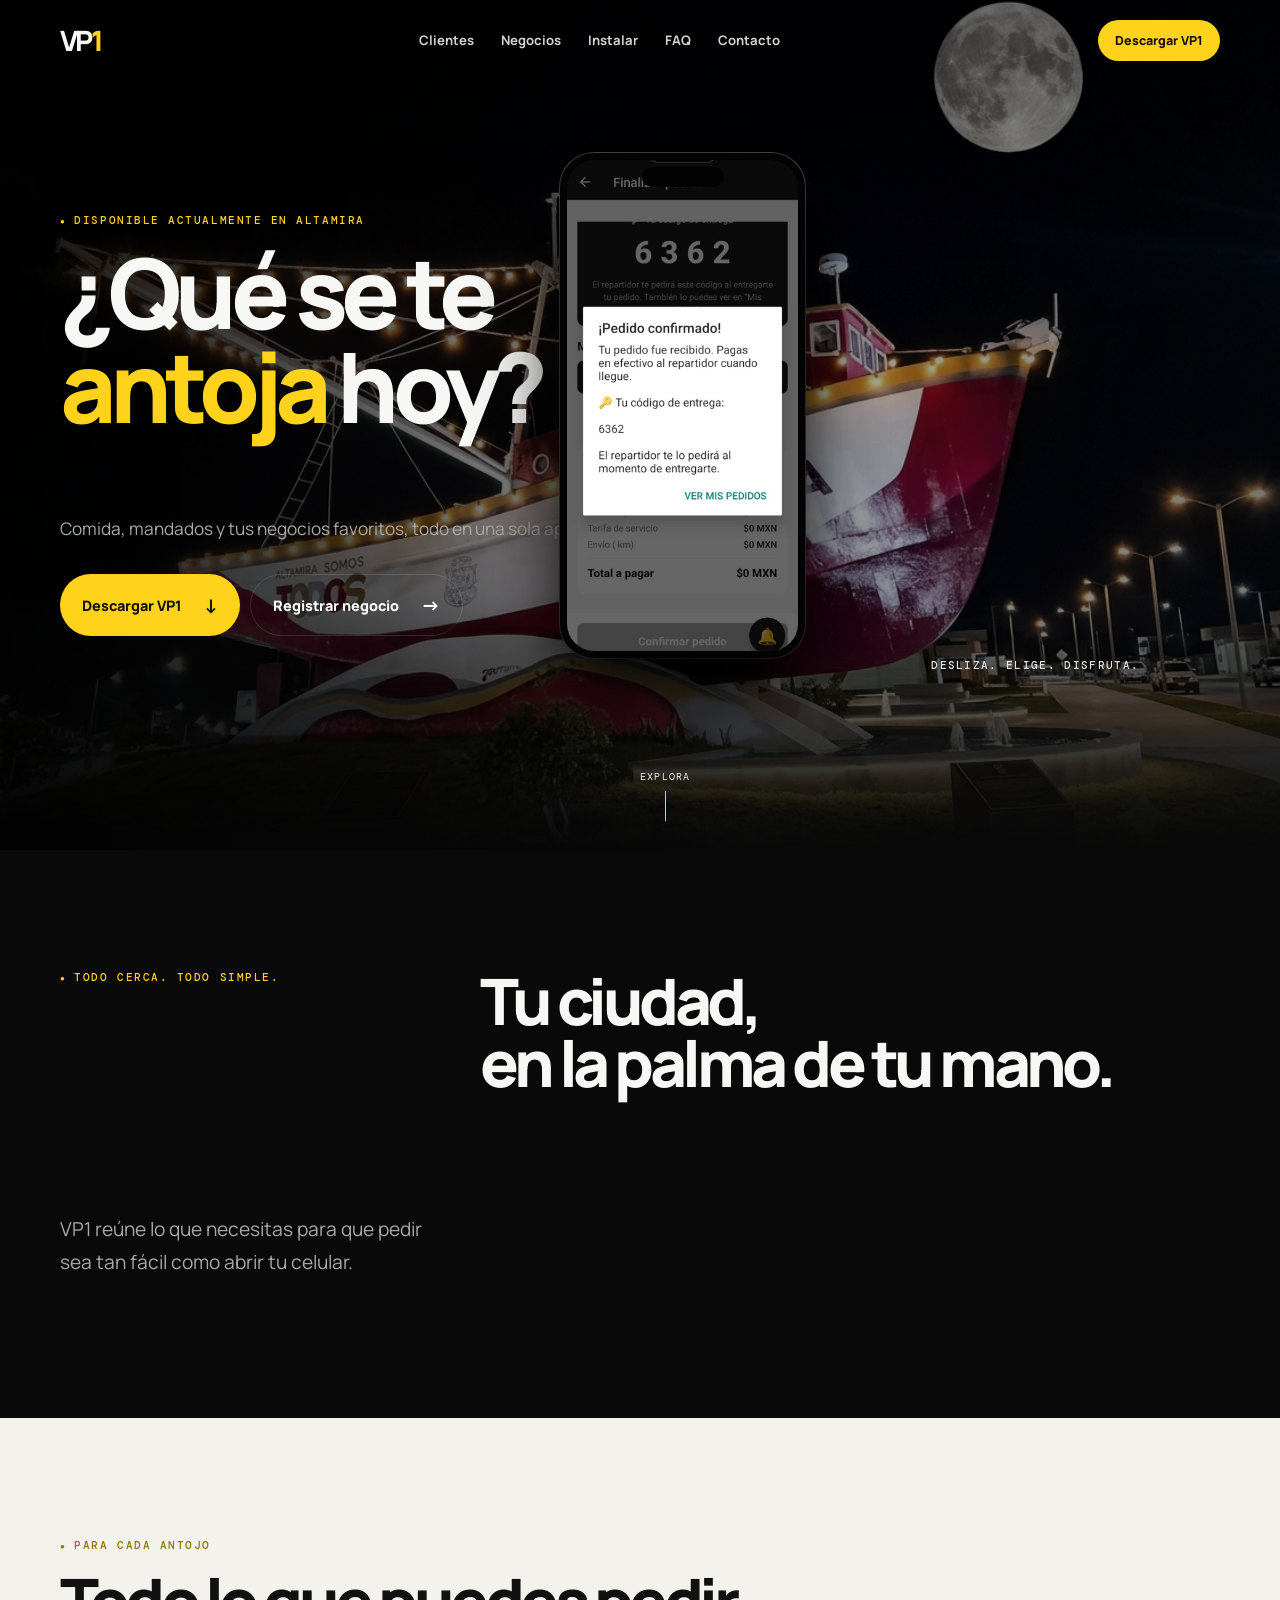
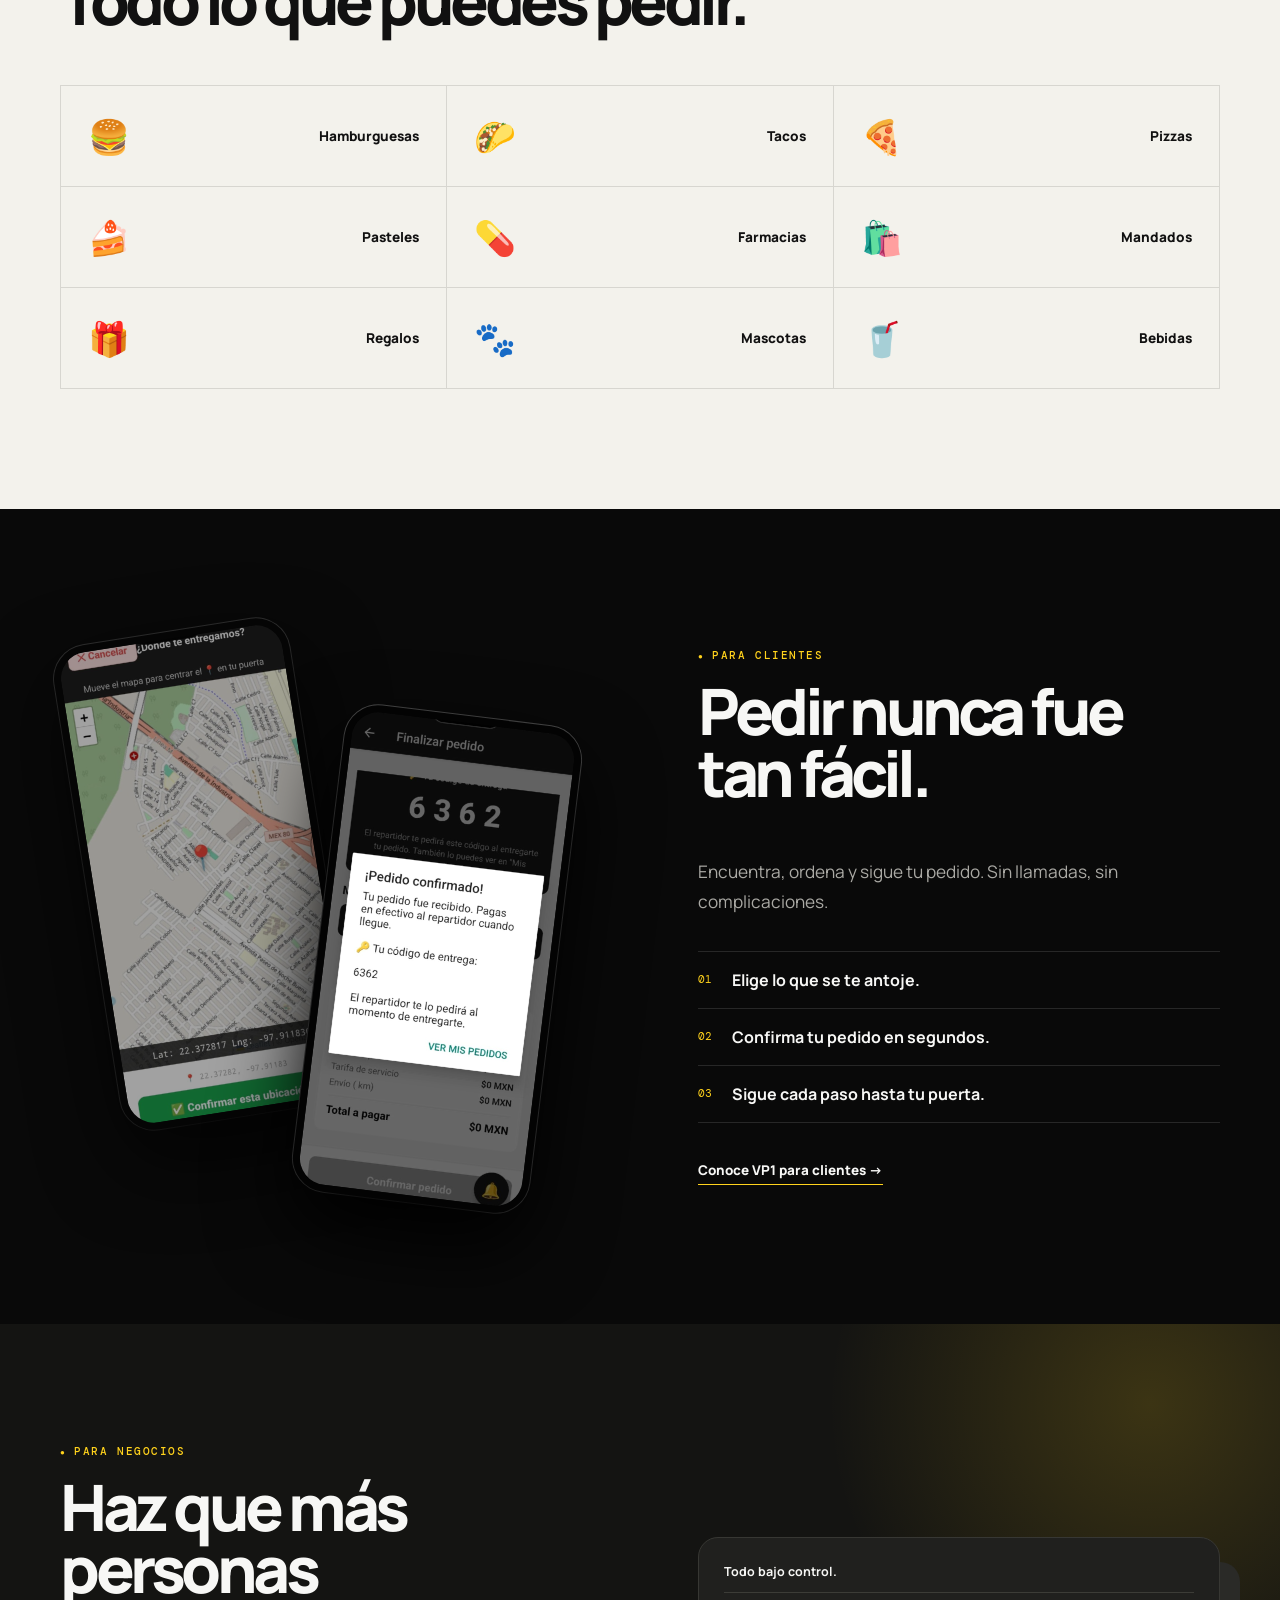
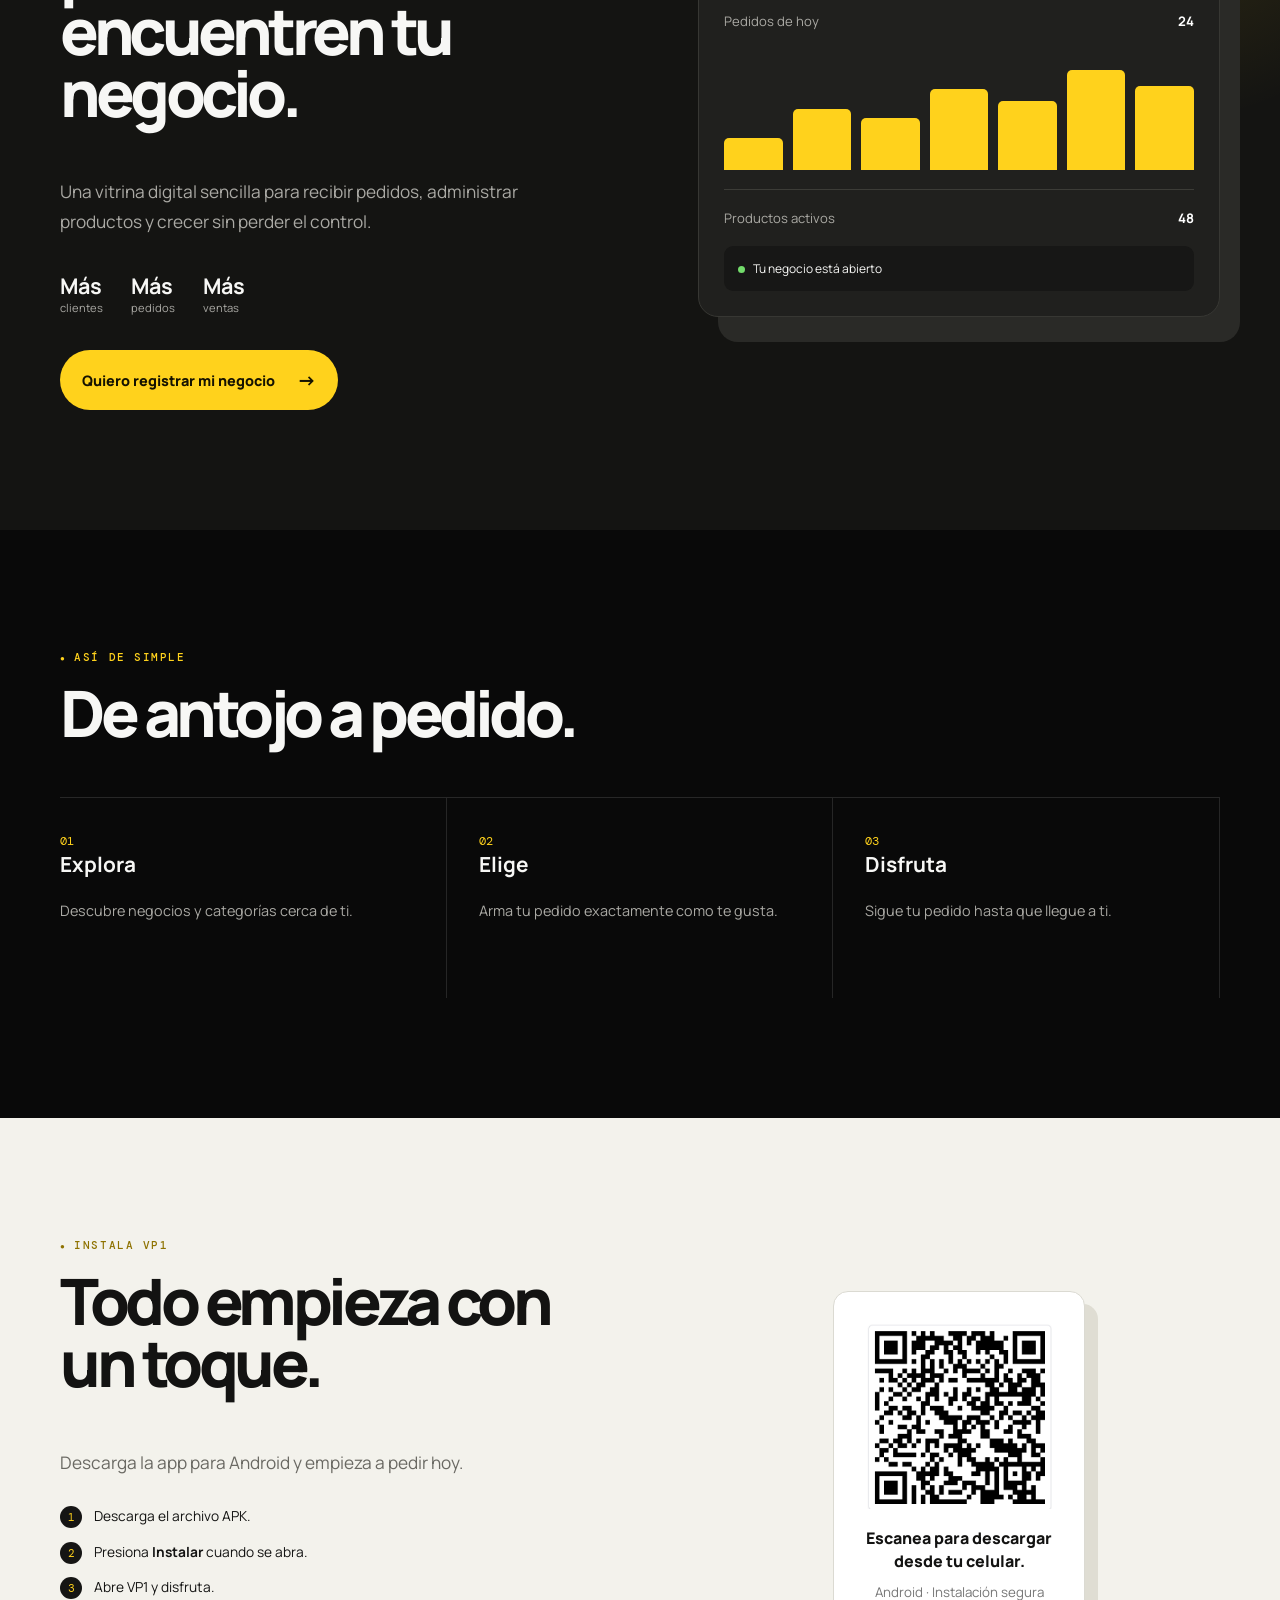
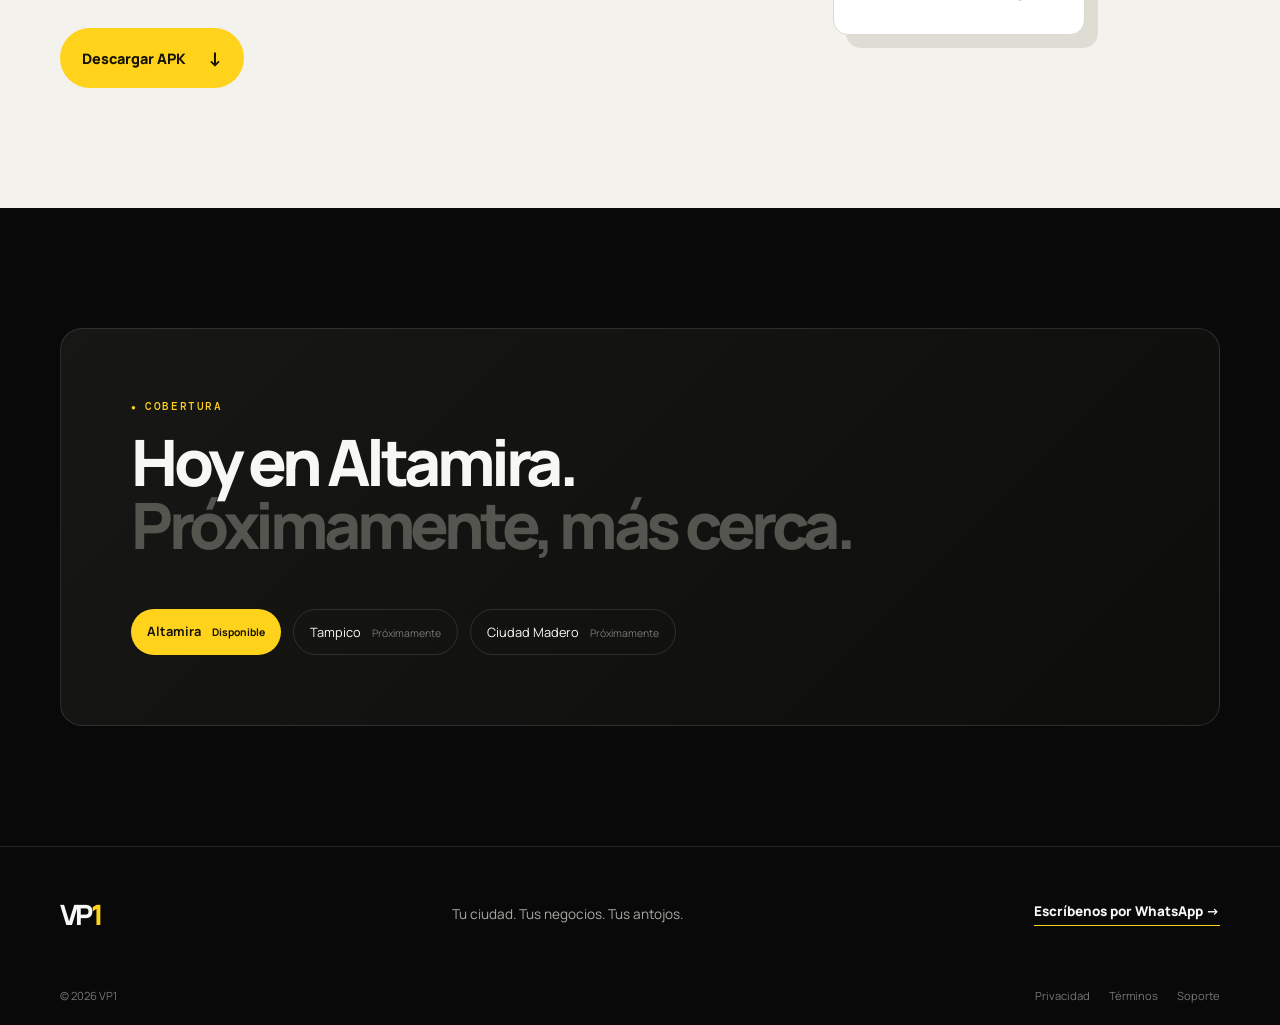
<file: index.html>
<!doctype html>
<html lang="es">
<head>
  <meta charset="utf-8"><meta name="viewport" content="width=device-width,initial-scale=1">
  <title>VP1 | Pide lo que se te antoje en Altamira</title>
  <meta name="description" content="VP1 conecta Altamira con sus negocios. Pide comida, mandados y más desde tu celular.">
  <meta name="keywords" content="delivery Altamira, pedir comida Altamira, VP1, negocios locales">
  <meta name="theme-color" content="#090909"><meta property="og:title" content="VP1 | Todo lo que se te antoja"><meta property="og:description" content="Disponible actualmente en Altamira."><meta property="og:type" content="website"><meta name="twitter:card" content="summary_large_image">
  <link rel="icon" href="assets/logo/favicon.svg" type="image/svg+xml"><link rel="manifest" href="manifest.webmanifest">
  <link rel="preconnect" href="https://fonts.googleapis.com"><link rel="preconnect" href="https://fonts.gstatic.com" crossorigin><link href="https://fonts.googleapis.com/css2?family=DM+Mono:wght@400;500&family=Manrope:wght@400;500;600;700;800&display=swap" rel="stylesheet">
  <link rel="stylesheet" href="css/variables.css"><link rel="stylesheet" href="css/style.css"><link rel="stylesheet" href="css/responsive.css"><link rel="stylesheet" href="css/animations.css">
</head>
<body>
  <header class="nav" id="top"><a class="brand" href="index.html" aria-label="VP1 inicio">VP<span>1</span></a><button class="nav-toggle" aria-label="Abrir menú" aria-expanded="false">☰</button><nav><a href="#clientes">Clientes</a><a href="#negocios">Negocios</a><a href="#instalar">Instalar</a><a href="faq.html">FAQ</a><a href="#contacto">Contacto</a></nav><a class="button button-small nav-cta" href="#instalar">Descargar VP1</a></header>
  <main>
    <section class="hero" id="inicio"><div class="hero-water"></div><div class="hero-vignette"></div><div class="hero-copy reveal"><p class="kicker">Disponible actualmente en Altamira</p><h1>¿Qué se te<br><em>antoja</em> hoy?</h1><p class="lead">Comida, mandados y tus negocios favoritos, todo en una sola app.</p><div class="hero-actions"><a class="button" href="#instalar">Descargar VP1 <i>↓</i></a><a class="button button-ghost" href="#negocios">Registrar negocio <i>→</i></a></div></div><div class="phone hero-phone reveal" aria-label="Vista previa de la aplicación VP1"><div class="phone-top"></div><img id="hero-screen" src="assets/screens/pedido-confirmado.jpg" alt="Pantalla de confirmación de pedido en VP1" fetchpriority="high"></div><div class="hero-caption">Desliza. Elige. Disfruta.</div><div class="scroll-hint">Explora <span></span></div></section>

    <section class="intro section"><div class="wrap split-intro reveal"><p class="kicker">Todo cerca. Todo simple.</p><h2>Tu ciudad,<br>en la palma de tu mano.</h2><p>VP1 reúne lo que necesitas para que pedir sea tan fácil como abrir tu celular.</p></div></section>
    <section class="categories section" id="clientes"><div class="wrap"><div class="section-head reveal"><p class="kicker">Para cada antojo</p><h2>Todo lo que puedes pedir.</h2></div><div class="category-grid reveal"><article>🍔<span>Hamburguesas</span></article><article>🌮<span>Tacos</span></article><article>🍕<span>Pizzas</span></article><article>🍰<span>Pasteles</span></article><article>💊<span>Farmacias</span></article><article>🛍️<span>Mandados</span></article><article>🎁<span>Regalos</span></article><article>🐾<span>Mascotas</span></article><article>🥤<span>Bebidas</span></article></div></div></section>
    <section class="experience section"><div class="wrap experience-grid"><div class="phone-stack reveal"><div class="phone phone-back"><img src="assets/screens/mapa.jpg" alt="Mapa de seguimiento del pedido" loading="lazy"></div><div class="phone phone-front"><img src="assets/screens/pedido-confirmado.jpg" alt="Confirmación de pedido en VP1" loading="lazy"></div></div><div class="reveal"><p class="kicker">Para clientes</p><h2>Pedir nunca fue tan fácil.</h2><p class="lead">Encuentra, ordena y sigue tu pedido. Sin llamadas, sin complicaciones.</p><ol class="feature-list"><li><b>01</b><span>Elige lo que se te antoje.</span></li><li><b>02</b><span>Confirma tu pedido en segundos.</span></li><li><b>03</b><span>Sigue cada paso hasta tu puerta.</span></li></ol><a class="text-link" href="clientes.html">Conoce VP1 para clientes →</a></div></div></section>
    <section class="business section" id="negocios"><div class="business-glow"></div><div class="wrap business-grid"><div class="reveal"><p class="kicker">Para negocios</p><h2>Haz que más personas encuentren tu negocio.</h2><p class="lead">Una vitrina digital sencilla para recibir pedidos, administrar productos y crecer sin perder el control.</p><div class="metric-row"><div><strong>Más</strong><span>clientes</span></div><div><strong>Más</strong><span>pedidos</span></div><div><strong>Más</strong><span>ventas</span></div></div><a class="button" href="https://wa.me/528331080672?text=Hola%2C%20quiero%20registrar%20mi%20negocio%20en%20VP1" target="_blank" rel="noopener">Quiero registrar mi negocio <i>→</i></a></div><div class="business-card reveal"><p>Todo bajo control.</p><div class="dash-line"><span>Pedidos de hoy</span><b>24</b></div><div class="bar-chart"><i></i><i></i><i></i><i></i><i></i><i></i><i></i></div><div class="dash-line"><span>Productos activos</span><b>48</b></div><div class="status"><span></span> Tu negocio está abierto</div></div></div></section>
    <section class="how section"><div class="wrap"><div class="section-head reveal"><p class="kicker">Así de simple</p><h2>De antojo a pedido.</h2></div><div class="steps reveal"><article><b>01</b><h3>Explora</h3><p>Descubre negocios y categorías cerca de ti.</p></article><article><b>02</b><h3>Elige</h3><p>Arma tu pedido exactamente como te gusta.</p></article><article><b>03</b><h3>Disfruta</h3><p>Sigue tu pedido hasta que llegue a ti.</p></article></div></div></section>
    <section class="install section" id="instalar"><div class="wrap install-grid"><div class="reveal"><p class="kicker">Instala VP1</p><h2>Todo empieza con un toque.</h2><p class="lead">Descarga la app para Android y empieza a pedir hoy.</p><div class="install-steps"><p><b>1</b> Descarga el archivo APK.</p><p><b>2</b> Presiona <strong>Instalar</strong> cuando se abra.</p><p><b>3</b> Abre VP1 y disfruta.</p></div><a class="button" href="https://expo.dev/accounts/vp1org/projects/vp1-suport/builds/451c426f-90cb-4e45-b57f-8bc288581c0e" target="_blank" rel="noopener">Descargar APK <i>↓</i></a></div><div class="qr-card reveal"><div class="qr" aria-label="Código QR para descarga"><span>VP1</span></div><p>Escanea para descargar<br>desde tu celular.</p><small>Android · Instalación segura</small></div></div></section>
    <section class="coverage section"><div class="wrap coverage-box reveal"><p class="kicker">Cobertura</p><h2>Hoy en Altamira.<br><span>Próximamente, más cerca.</span></h2><div class="locations"><b>Altamira <i>Disponible</i></b><span>Tampico <em>Próximamente</em></span><span>Ciudad Madero <em>Próximamente</em></span></div></div></section>
  </main>
  <footer id="contacto"><div class="wrap footer-top"><a class="brand" href="#top">VP<span>1</span></a><p>Tu ciudad. Tus negocios. Tus antojos.</p><a class="text-link" href="https://wa.me/528331080672" target="_blank" rel="noopener">Escríbenos por WhatsApp →</a></div><div class="wrap footer-bottom"><span>© 2026 VP1</span><div><a href="privacidad.html">Privacidad</a><a href="terminos.html">Términos</a><a href="soporte.html">Soporte</a></div></div></footer><button class="to-top" aria-label="Volver arriba">↑</button>
  <script src="js/menu.js"></script><script src="js/slider.js"></script><script src="js/animations.js"></script><script src="js/script.js"></script>
</body></html>
</file>
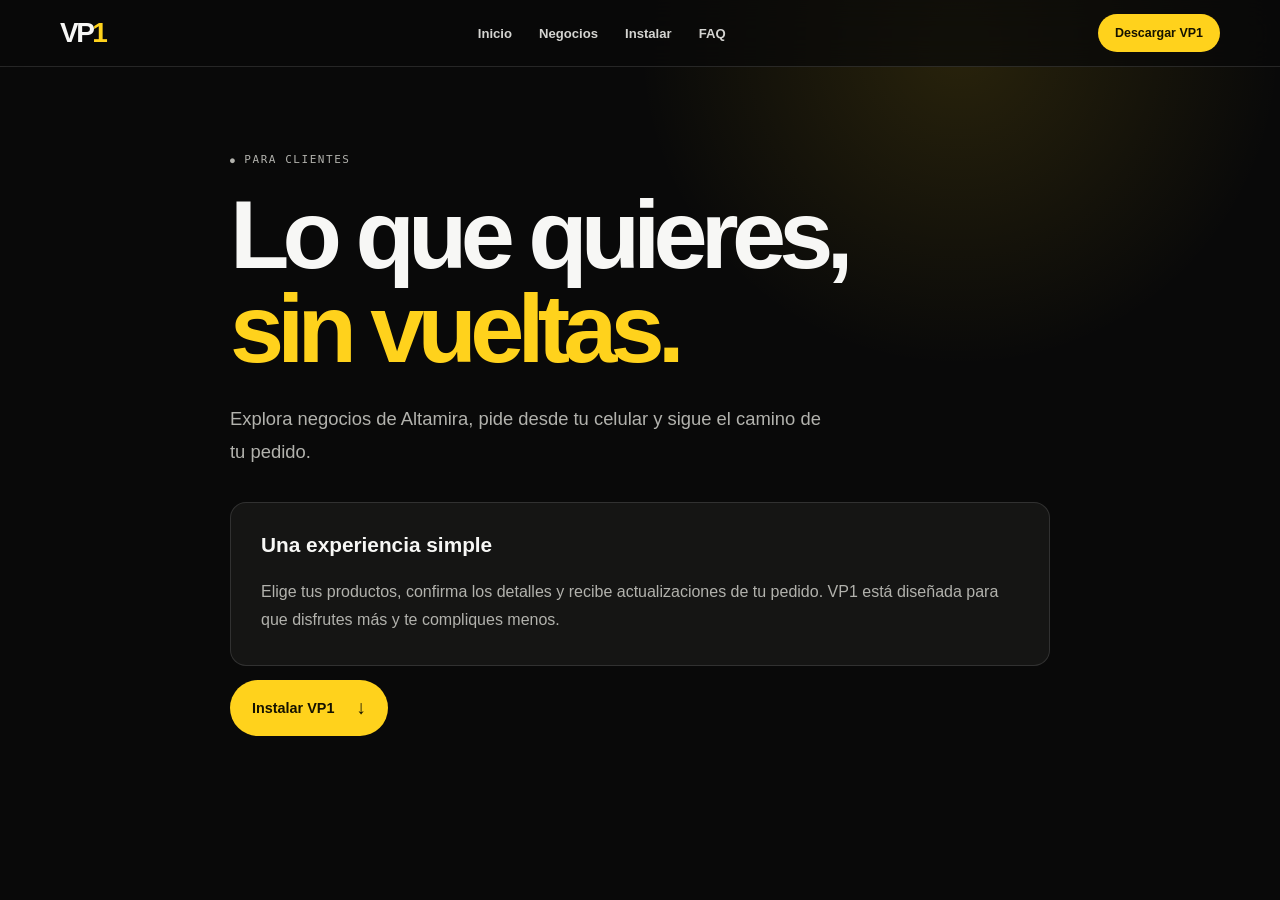
<file: clientes.html>
<!doctype html><html lang="es"><head><meta charset="utf-8"><meta name="viewport" content="width=device-width,initial-scale=1"><title>VP1 para clientes</title><meta name="description" content="Pide con VP1 en Altamira."><link rel="stylesheet" href="css/variables.css"><link rel="stylesheet" href="css/style.css"><link rel="stylesheet" href="css/pages.css"></head><body><header class="nav scrolled"><a class="brand" href="index.html">VP<span>1</span></a><nav><a href="index.html">Inicio</a><a href="negocios.html">Negocios</a><a href="instalar.html">Instalar</a><a href="faq.html">FAQ</a></nav><a class="button button-small" href="instalar.html">Descargar VP1</a></header><main class="page"><div class="wrap"><p class="kicker">Para clientes</p><h1>Lo que quieres,<br><em>sin vueltas.</em></h1><p class="page-hero">Explora negocios de Altamira, pide desde tu celular y sigue el camino de tu pedido.</p><div class="page-card"><h3>Una experiencia simple</h3><p>Elige tus productos, confirma los detalles y recibe actualizaciones de tu pedido. VP1 está diseñada para que disfrutes más y te compliques menos.</p></div><a class="button" href="instalar.html">Instalar VP1 <i>↓</i></a></div></main></body></html>
</file>
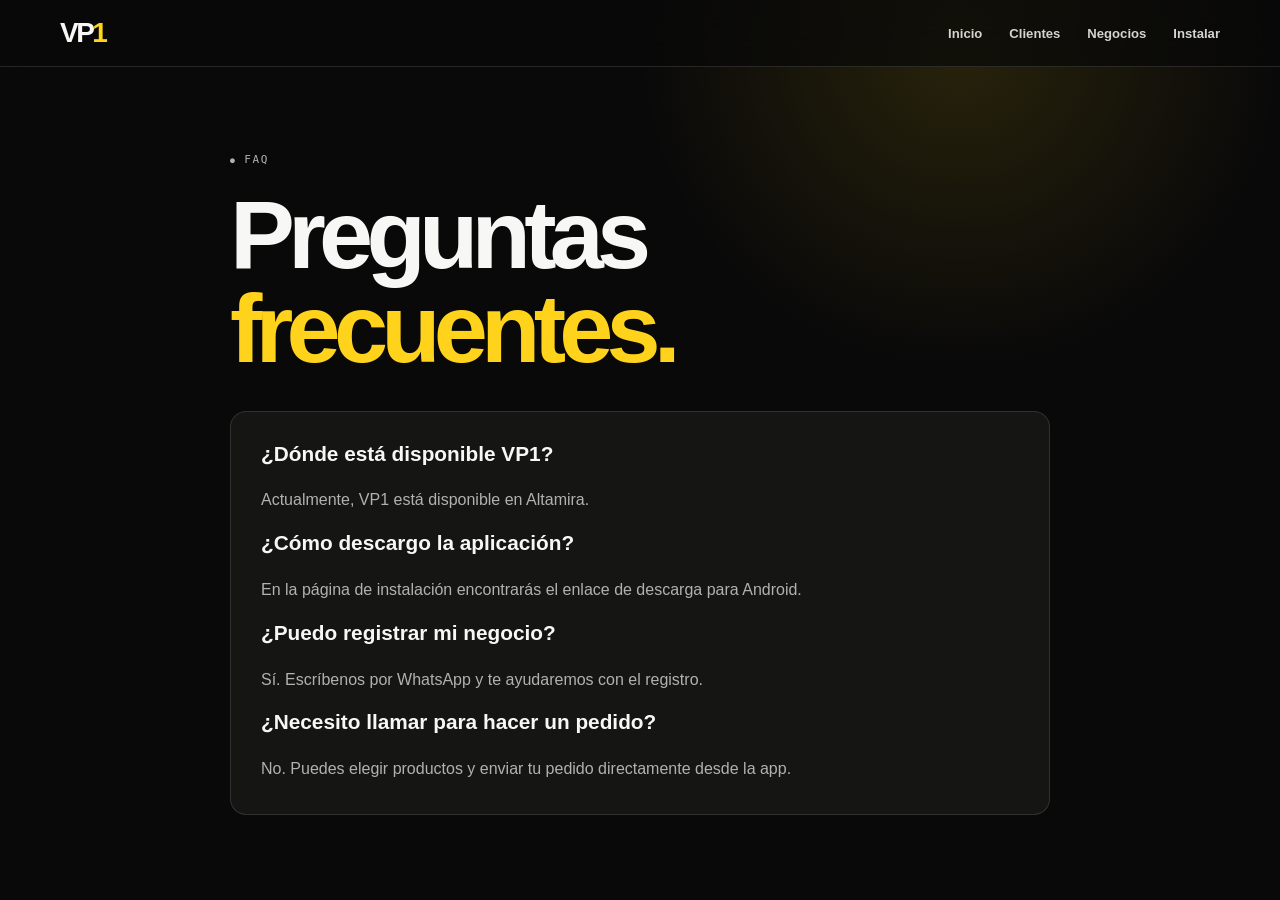
<file: faq.html>
<!doctype html><html lang="es"><head><meta charset="utf-8"><meta name="viewport" content="width=device-width,initial-scale=1"><title>Preguntas frecuentes | VP1</title><meta name="description" content="Respuestas sobre VP1."><link rel="stylesheet" href="css/variables.css"><link rel="stylesheet" href="css/style.css"><link rel="stylesheet" href="css/pages.css"></head><body><header class="nav scrolled"><a class="brand" href="index.html">VP<span>1</span></a><nav><a href="index.html">Inicio</a><a href="clientes.html">Clientes</a><a href="negocios.html">Negocios</a><a href="instalar.html">Instalar</a></nav></header><main class="page"><div class="wrap"><p class="kicker">FAQ</p><h1>Preguntas<br><em>frecuentes.</em></h1><div class="page-card"><h3>¿Dónde está disponible VP1?</h3><p>Actualmente, VP1 está disponible en Altamira.</p><h3>¿Cómo descargo la aplicación?</h3><p>En la página de instalación encontrarás el enlace de descarga para Android.</p><h3>¿Puedo registrar mi negocio?</h3><p>Sí. Escríbenos por WhatsApp y te ayudaremos con el registro.</p><h3>¿Necesito llamar para hacer un pedido?</h3><p>No. Puedes elegir productos y enviar tu pedido directamente desde la app.</p></div></div></main></body></html>
</file>
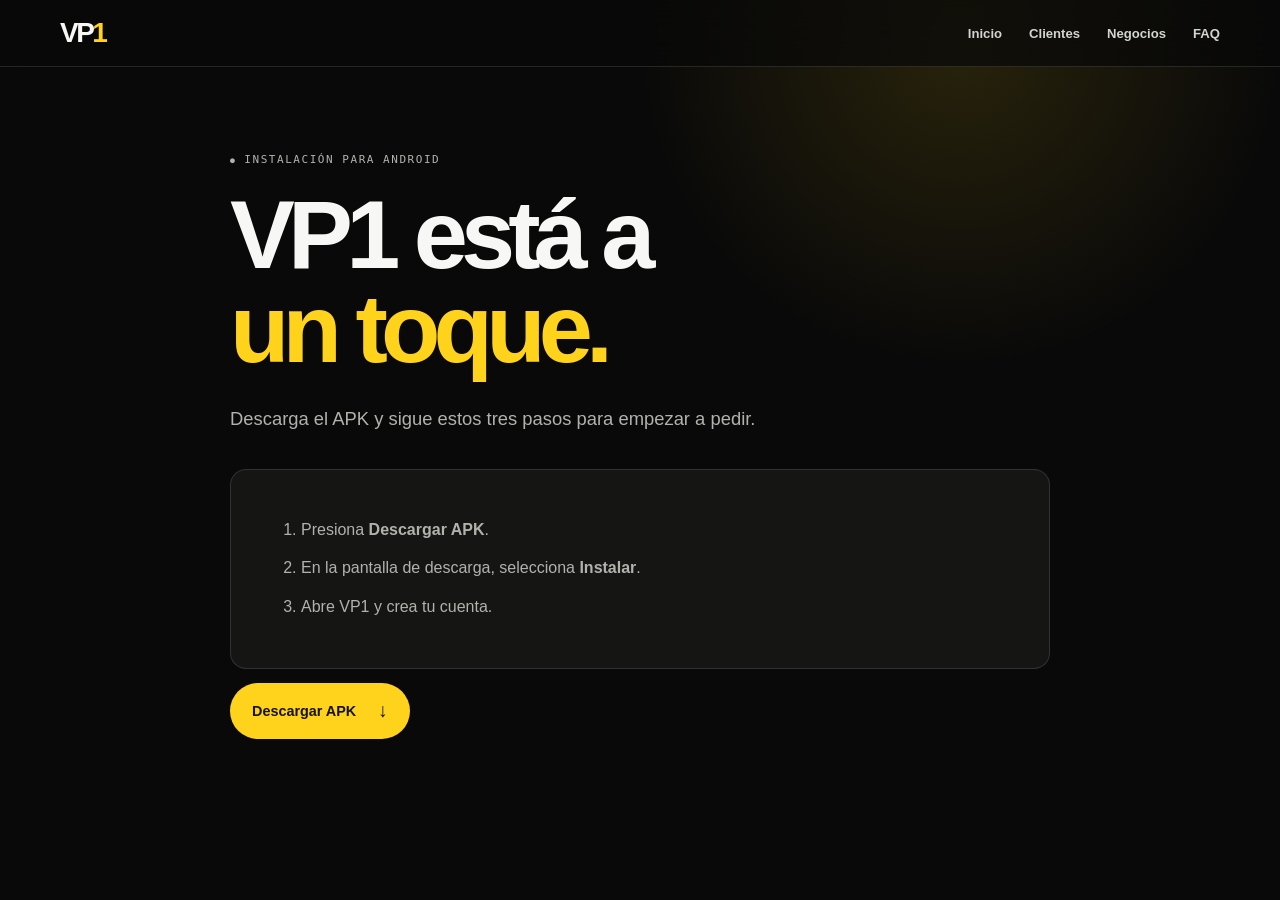
<file: instalar.html>
<!doctype html><html lang="es"><head><meta charset="utf-8"><meta name="viewport" content="width=device-width,initial-scale=1"><title>Instala VP1</title><meta name="description" content="Descarga VP1 para Android."><link rel="stylesheet" href="css/variables.css"><link rel="stylesheet" href="css/style.css"><link rel="stylesheet" href="css/pages.css"></head><body><header class="nav scrolled"><a class="brand" href="index.html">VP<span>1</span></a><nav><a href="index.html">Inicio</a><a href="clientes.html">Clientes</a><a href="negocios.html">Negocios</a><a href="faq.html">FAQ</a></nav></header><main class="page"><div class="wrap"><p class="kicker">Instalación para Android</p><h1>VP1 está a<br><em>un toque.</em></h1><p class="page-hero">Descarga el APK y sigue estos tres pasos para empezar a pedir.</p><div class="page-card"><ol><li>Presiona <b>Descargar APK</b>.</li><li>En la pantalla de descarga, selecciona <b>Instalar</b>.</li><li>Abre VP1 y crea tu cuenta.</li></ol></div><a class="button" target="_blank" rel="noopener" href="https://expo.dev/accounts/vp1org/projects/vp1-suport/builds/451c426f-90cb-4e45-b57f-8bc288581c0e">Descargar APK <i>↓</i></a></div></main></body></html>
</file>
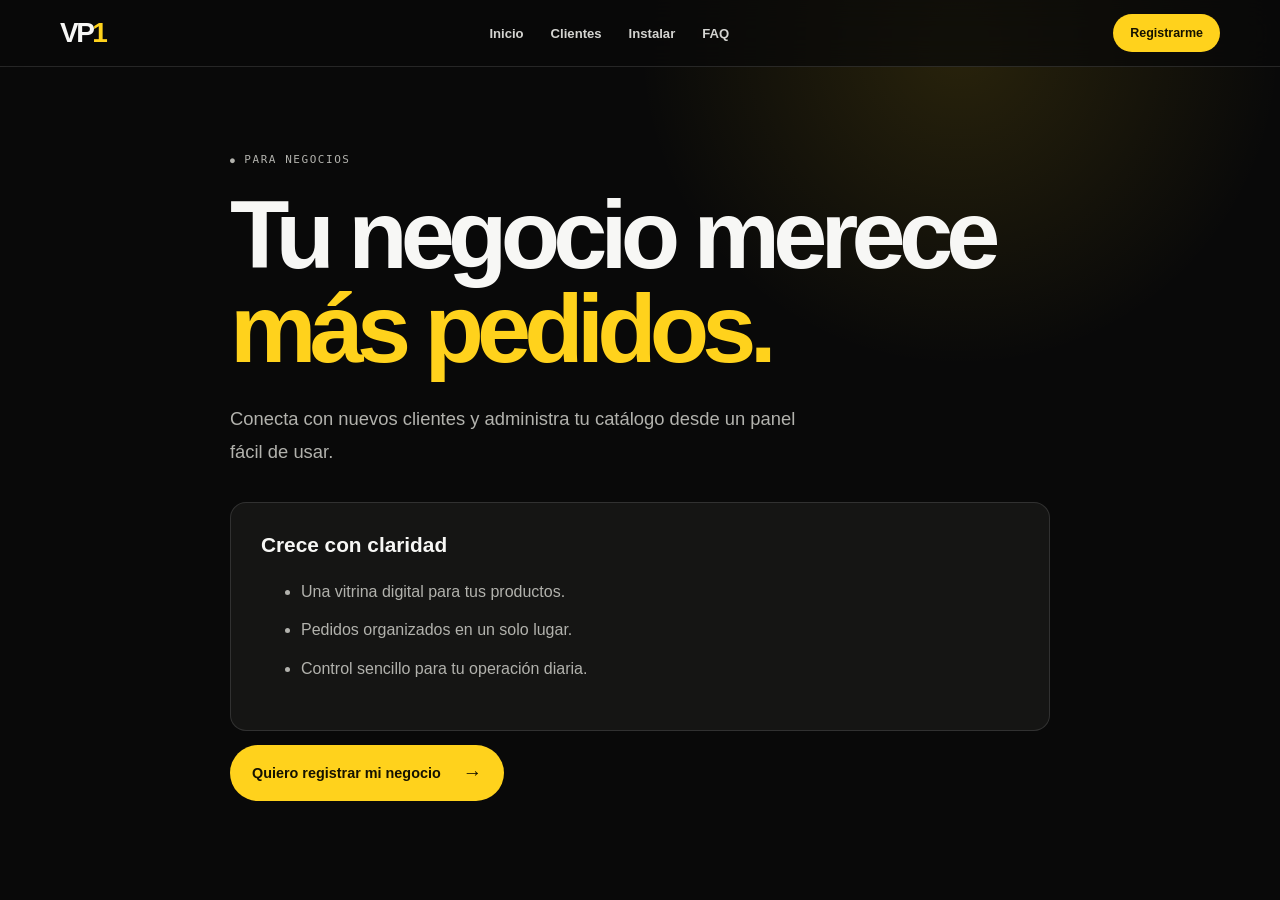
<file: negocios.html>
<!doctype html><html lang="es"><head><meta charset="utf-8"><meta name="viewport" content="width=device-width,initial-scale=1"><title>Registra tu negocio | VP1</title><meta name="description" content="Haz crecer tu negocio con VP1 en Altamira."><link rel="stylesheet" href="css/variables.css"><link rel="stylesheet" href="css/style.css"><link rel="stylesheet" href="css/pages.css"></head><body><header class="nav scrolled"><a class="brand" href="index.html">VP<span>1</span></a><nav><a href="index.html">Inicio</a><a href="clientes.html">Clientes</a><a href="instalar.html">Instalar</a><a href="faq.html">FAQ</a></nav><a class="button button-small" href="https://wa.me/528331080672?text=Hola%2C%20quiero%20registrar%20mi%20negocio%20en%20VP1">Registrarme</a></header><main class="page"><div class="wrap"><p class="kicker">Para negocios</p><h1>Tu negocio merece<br><em>más pedidos.</em></h1><p class="page-hero">Conecta con nuevos clientes y administra tu catálogo desde un panel fácil de usar.</p><div class="page-card"><h3>Crece con claridad</h3><ul><li>Una vitrina digital para tus productos.</li><li>Pedidos organizados en un solo lugar.</li><li>Control sencillo para tu operación diaria.</li></ul></div><a class="button" target="_blank" rel="noopener" href="https://wa.me/528331080672?text=Hola%2C%20quiero%20registrar%20mi%20negocio%20en%20VP1">Quiero registrar mi negocio <i>→</i></a></div></main></body></html>
</file>
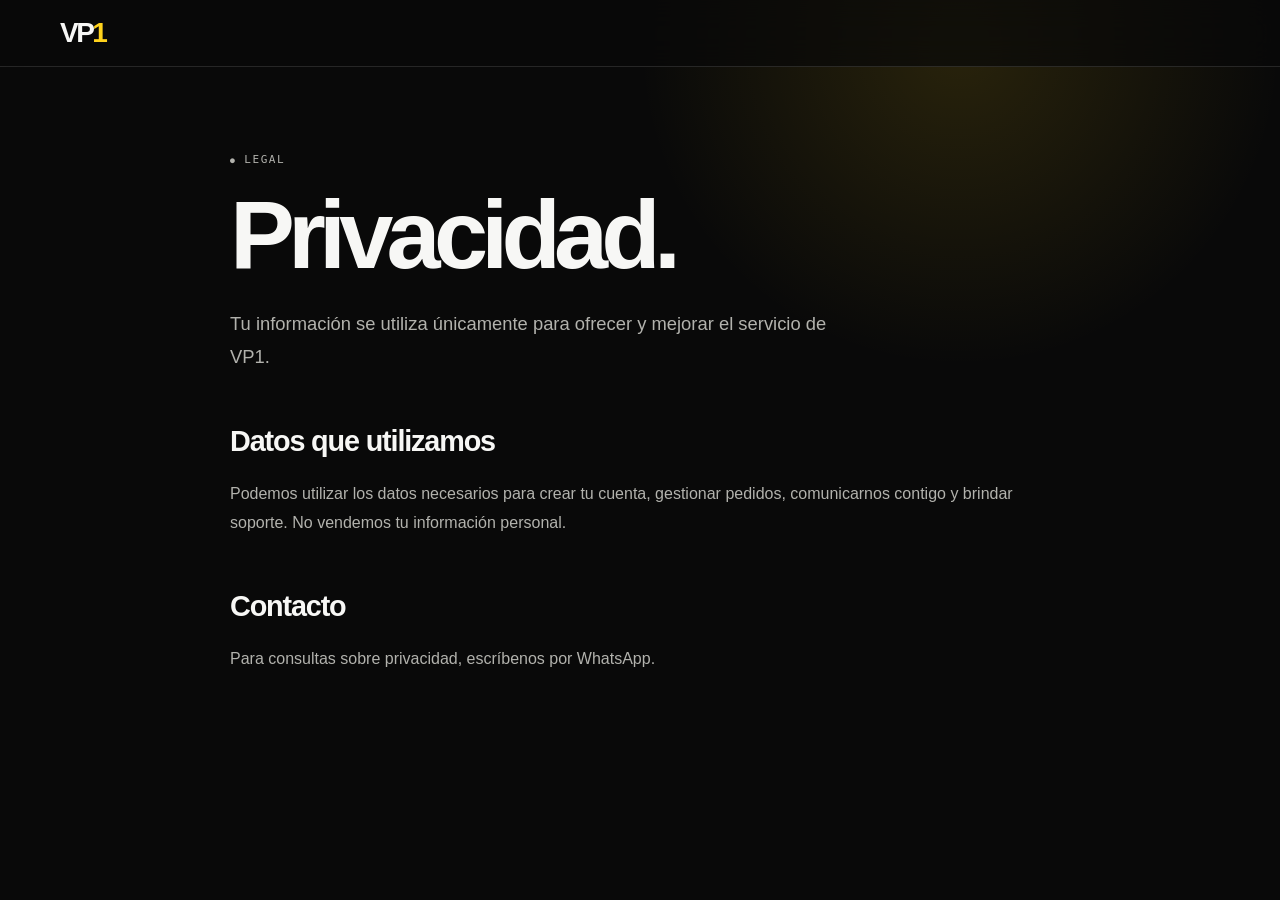
<file: privacidad.html>
<!doctype html><html lang="es"><head><meta charset="utf-8"><meta name="viewport" content="width=device-width,initial-scale=1"><title>Privacidad | VP1</title><link rel="stylesheet" href="css/variables.css"><link rel="stylesheet" href="css/style.css"><link rel="stylesheet" href="css/pages.css"></head><body><header class="nav scrolled"><a class="brand" href="index.html">VP<span>1</span></a></header><main class="page"><div class="wrap"><p class="kicker">Legal</p><h1>Privacidad.</h1><p class="page-hero">Tu información se utiliza únicamente para ofrecer y mejorar el servicio de VP1.</p><h2>Datos que utilizamos</h2><p>Podemos utilizar los datos necesarios para crear tu cuenta, gestionar pedidos, comunicarnos contigo y brindar soporte. No vendemos tu información personal.</p><h2>Contacto</h2><p>Para consultas sobre privacidad, escríbenos por WhatsApp.</p></div></main></body></html>
</file>
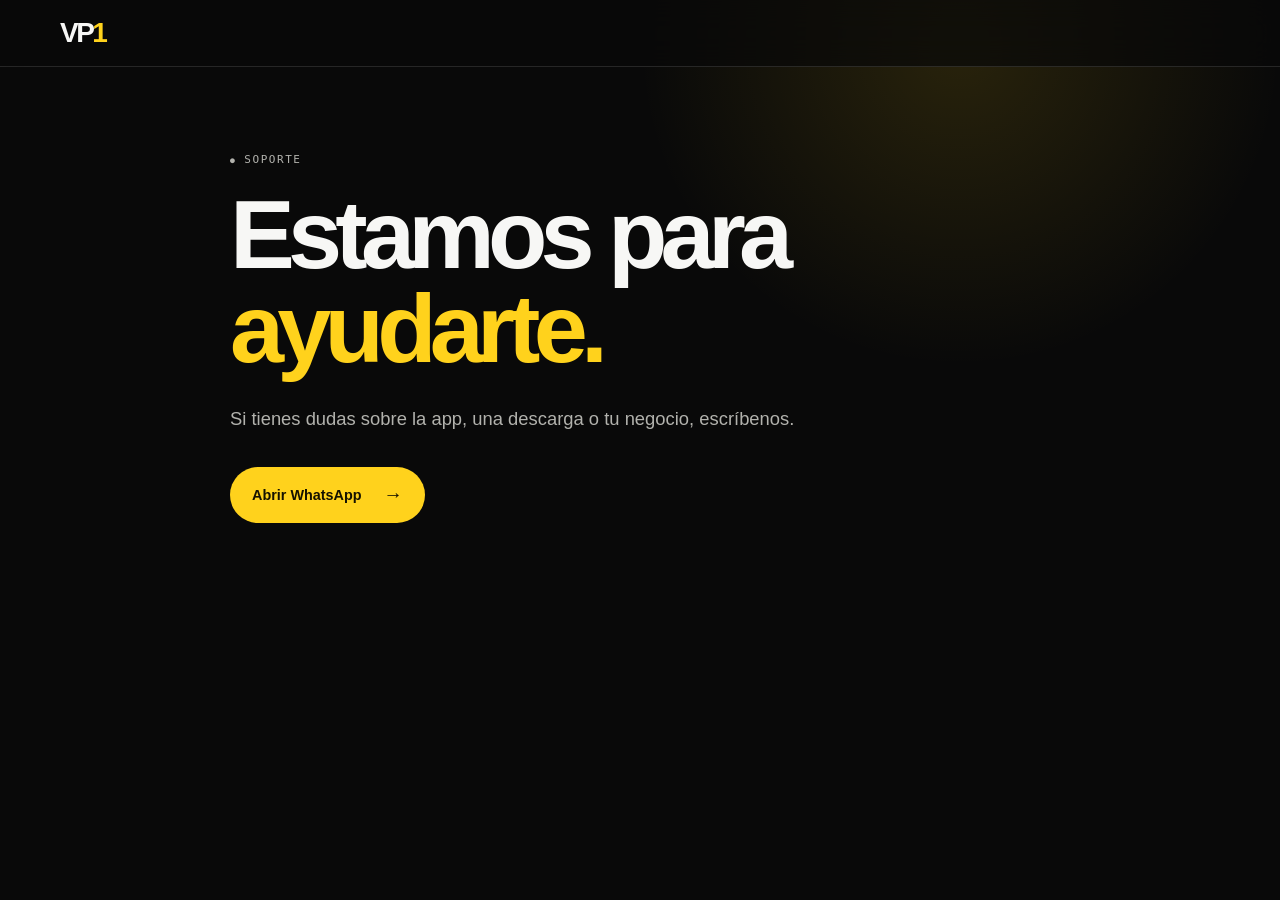
<file: soporte.html>
<!doctype html><html lang="es"><head><meta charset="utf-8"><meta name="viewport" content="width=device-width,initial-scale=1"><title>Soporte | VP1</title><link rel="stylesheet" href="css/variables.css"><link rel="stylesheet" href="css/style.css"><link rel="stylesheet" href="css/pages.css"></head><body><header class="nav scrolled"><a class="brand" href="index.html">VP<span>1</span></a></header><main class="page"><div class="wrap"><p class="kicker">Soporte</p><h1>Estamos para<br><em>ayudarte.</em></h1><p class="page-hero">Si tienes dudas sobre la app, una descarga o tu negocio, escríbenos.</p><a class="button" target="_blank" rel="noopener" href="https://wa.me/528331080672">Abrir WhatsApp <i>→</i></a></div></main></body></html>
</file>
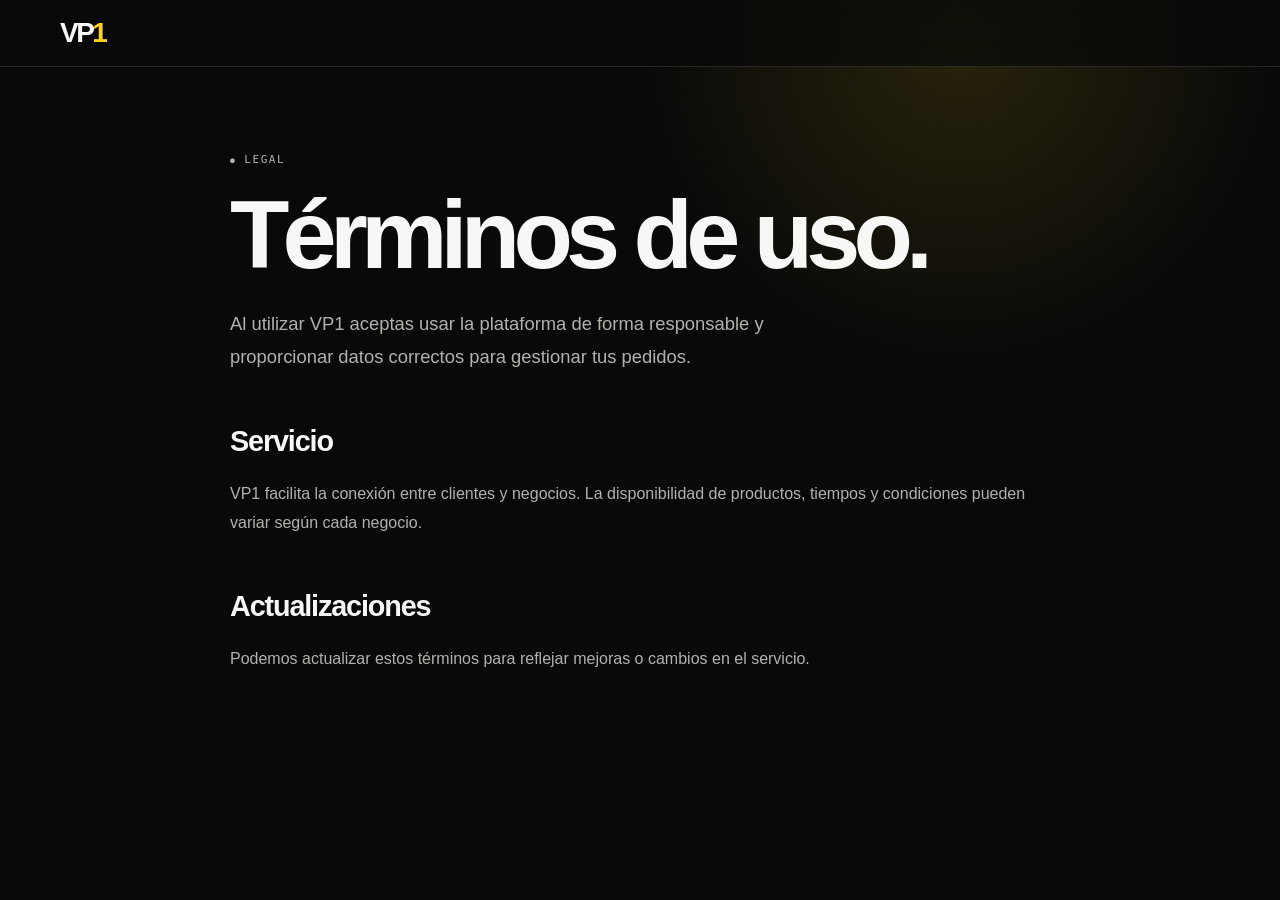
<file: terminos.html>
<!doctype html><html lang="es"><head><meta charset="utf-8"><meta name="viewport" content="width=device-width,initial-scale=1"><title>Términos | VP1</title><link rel="stylesheet" href="css/variables.css"><link rel="stylesheet" href="css/style.css"><link rel="stylesheet" href="css/pages.css"></head><body><header class="nav scrolled"><a class="brand" href="index.html">VP<span>1</span></a></header><main class="page"><div class="wrap"><p class="kicker">Legal</p><h1>Términos de uso.</h1><p class="page-hero">Al utilizar VP1 aceptas usar la plataforma de forma responsable y proporcionar datos correctos para gestionar tus pedidos.</p><h2>Servicio</h2><p>VP1 facilita la conexión entre clientes y negocios. La disponibilidad de productos, tiempos y condiciones pueden variar según cada negocio.</p><h2>Actualizaciones</h2><p>Podemos actualizar estos términos para reflejar mejoras o cambios en el servicio.</p></div></main></body></html>
</file>
<file: css/variables.css>
:root{--black:#090909;--ink:#f7f7f5;--muted:#aaa9a4;--line:rgba(255,255,255,.12);--yellow:#ffd21c;--yellow-ink:#151200;--card:#121212;--soft:#1a1a19;--wrap:1160px;--radius:22px}*{box-sizing:border-box}html{scroll-behavior:smooth}body{margin:0;background:var(--black);color:var(--ink);font-family:Manrope,Arial,sans-serif;-webkit-font-smoothing:antialiased}a{color:inherit;text-decoration:none}img{display:block;max-width:100%}
</file>
<file: css/style.css>
.wrap{width:min(var(--wrap),calc(100% - 48px));margin:auto}.section{padding:120px 0}.kicker{color:var(--yellow);font:500 11px 'DM Mono',monospace;letter-spacing:.14em;text-transform:uppercase;margin:0 0 18px}.kicker:before{content:'●';font-size:8px;margin-right:8px}h1,h2,h3,p{margin-top:0}h1,h2{letter-spacing:-.07em;line-height:.97}h1{font-size:clamp(3.7rem,7.6vw,7.5rem);font-weight:800}h1 em{font-style:normal;color:var(--yellow)}h2{font-size:clamp(2.7rem,5vw,5.2rem);font-weight:800}h3{font-size:1.3rem}.lead{font-size:1.08rem;line-height:1.7;color:var(--muted);max-width:520px}.button{display:inline-flex;align-items:center;gap:22px;background:var(--yellow);color:var(--yellow-ink);padding:17px 22px;border-radius:100px;font-size:.9rem;font-weight:800;transition:.25s transform,.25s background}.button:hover{transform:translateY(-3px);background:#ffe169}.button i{font-style:normal;font-size:1.2rem}.button-small{padding:12px 17px;font-size:.78rem}.button-ghost{background:transparent;color:#fff;border:1px solid var(--line)}.button-ghost:hover{background:#fff;color:#111}.nav{position:fixed;top:0;left:0;width:100%;height:80px;padding:0 max(24px,calc((100vw - var(--wrap))/2));display:flex;align-items:center;justify-content:space-between;gap:25px;z-index:20;transition:.3s}.nav.scrolled{height:67px;background:rgba(9,9,9,.72);backdrop-filter:blur(16px);border-bottom:1px solid var(--line)}.brand{font-weight:800;letter-spacing:-.09em;font-size:1.75rem}.brand span{color:var(--yellow)}.nav nav{display:flex;gap:27px;color:#d4d4d1;font-size:.82rem;font-weight:700}.nav nav a:hover{color:var(--yellow)}.nav-toggle{display:none}.hero{height:min(850px,100vh);min-height:720px;position:relative;display:grid;place-items:center;overflow:hidden;background:#0e1010}.hero-water{position:absolute;inset:0;background:radial-gradient(ellipse 80% 55% at 82% 70%,rgba(255,210,28,.11),transparent 42%),radial-gradient(ellipse 60% 40% at 7% 75%,#20241f 0,transparent 55%),linear-gradient(155deg,#303936 0%,#111815 34%,#090a0a 72%);filter:saturate(.55)}.hero-water:after{content:'';position:absolute;inset:55% -10% -20%;background:repeating-linear-gradient(177deg,transparent 0 10px,rgba(255,255,255,.05) 12px,transparent 13px 22px);transform:perspective(300px) rotateX(55deg);opacity:.6}.hero-vignette{position:absolute;inset:0;background:linear-gradient(90deg,rgba(0,0,0,.75),transparent 60%),linear-gradient(0deg,#090909 0%,transparent 30%),radial-gradient(circle,transparent 20%,rgba(0,0,0,.44) 100%)}.hero-copy{z-index:2;position:absolute;left:max(24px,calc((100vw - var(--wrap))/2));top:25%;max-width:520px}.hero-copy .lead{margin:25px 0 31px}.hero-actions{display:flex;gap:10px;flex-wrap:wrap}.phone{border:7px solid #030303;background:#000;border-radius:34px;overflow:hidden;box-shadow:0 35px 80px #000,0 0 0 1px #4a4a4a}.phone img{height:100%;width:100%;object-fit:cover}.hero-phone{z-index:3;width:245px;height:505px;position:absolute;left:calc(50% - 80px);top:18%;transform:rotate(4deg)}.phone-top{position:absolute;z-index:3;top:7px;left:50%;transform:translateX(-50%);width:82px;height:20px;border-radius:20px;background:#020202}.hero-caption{z-index:2;position:absolute;right:11%;bottom:21%;color:#e3e3df;font:500 11px 'DM Mono',monospace;letter-spacing:.12em;text-transform:uppercase}.scroll-hint{position:absolute;z-index:2;bottom:29px;left:50%;font:10px 'DM Mono',monospace;letter-spacing:.12em;text-transform:uppercase;display:grid;justify-items:center;gap:8px}.scroll-hint span{height:30px;width:1px;background:var(--yellow)}.split-intro{display:grid;grid-template-columns:1fr 2fr;gap:50px;align-items:start}.split-intro p:last-child{font-size:1.2rem;line-height:1.7;color:var(--muted);max-width:470px;padding-top:16px}.categories{background:#f3f2ec;color:#111}.categories .kicker{color:#8e7200}.section-head{margin-bottom:48px}.category-grid{display:grid;grid-template-columns:repeat(3,1fr);border-top:1px solid #d7d6d0;border-left:1px solid #d7d6d0}.category-grid article{font-size:2.1rem;padding:27px;border-right:1px solid #d7d6d0;border-bottom:1px solid #d7d6d0;display:flex;justify-content:space-between;align-items:center;transition:.25s}.category-grid article span{font-size:.85rem;font-weight:800}.category-grid article:hover{background:var(--yellow)}.experience{overflow:hidden}.experience-grid,.business-grid,.install-grid{display:grid;grid-template-columns:1fr 1fr;gap:10%;align-items:center}.phone-stack{height:575px;position:relative}.phone-stack .phone{width:238px;height:490px;position:absolute}.phone-back{left:5%;top:0;transform:rotate(-9deg);opacity:.62}.phone-front{right:5%;bottom:0;transform:rotate(7deg)}.feature-list{padding:0;margin:35px 0;list-style:none;border-top:1px solid var(--line)}.feature-list li{display:flex;gap:20px;padding:17px 0;border-bottom:1px solid var(--line);font-weight:700}.feature-list b{font:11px 'DM Mono';color:var(--yellow);padding-top:3px}.text-link{display:inline-block;font-size:.84rem;font-weight:800;border-bottom:1px solid var(--yellow);padding-bottom:5px}.business{background:#141412;position:relative;overflow:hidden}.business-glow{position:absolute;width:700px;height:700px;border-radius:50%;background:radial-gradient(circle,rgba(255,210,28,.17),transparent 65%);right:-220px;top:-270px}.metric-row{display:flex;gap:28px;margin:35px 0}.metric-row div{display:grid}.metric-row strong{font-size:1.35rem}.metric-row span{font-size:.7rem;color:var(--muted)}.business-card{position:relative;background:#20201e;padding:25px;border:1px solid #373733;border-radius:20px;box-shadow:20px 25px 0 #2a2a27}.business-card>p{font-size:.78rem;font-weight:700}.dash-line{display:flex;justify-content:space-between;padding:19px 0;border-top:1px solid #3c3c37;color:var(--muted);font-size:.82rem}.dash-line b{color:#fff}.bar-chart{height:140px;display:flex;align-items:end;gap:10px;padding:10px 0 19px}.bar-chart i{background:var(--yellow);width:100%;border-radius:5px 5px 0 0}.bar-chart i:nth-child(1){height:29%}.bar-chart i:nth-child(2){height:55%}.bar-chart i:nth-child(3){height:47%}.bar-chart i:nth-child(4){height:73%}.bar-chart i:nth-child(5){height:62%}.bar-chart i:nth-child(6){height:90%}.bar-chart i:nth-child(7){height:76%}.status{font-size:.75rem;background:#171716;padding:14px;border-radius:9px}.status span{display:inline-block;width:7px;height:7px;background:#73dc6b;border-radius:50%;margin-right:6px}.steps{display:grid;grid-template-columns:repeat(3,1fr);gap:0;border-top:1px solid var(--line)}.steps article{padding:30px 32px 10px 0;border-right:1px solid var(--line);min-height:200px}.steps article+article{padding-left:32px}.steps b{color:var(--yellow);font:12px 'DM Mono'}.steps p{color:var(--muted);font-size:.9rem;line-height:1.6}.install{background:#f3f2ec;color:#131312}.install .kicker{color:#8e7200}.install .lead{color:#6a6963}.install-steps{margin:29px 0}.install-steps p{font-size:.86rem}.install-steps b{display:inline-grid;place-items:center;background:#151514;color:var(--yellow);border-radius:50%;height:22px;width:22px;margin-right:9px;font:11px 'DM Mono'}.qr-card{justify-self:center;text-align:center;background:#fff;padding:32px;border:1px solid #dbdad2;border-radius:15px;box-shadow:13px 13px 0 #dfddd3}.qr{height:185px;width:185px;margin:auto;background:repeating-linear-gradient(90deg,#111 0 7px,transparent 7px 13px),repeating-linear-gradient(#111 0 5px,transparent 5px 12px);display:grid;place-items:center}.qr span{background:white;padding:12px;font-weight:800}.qr-card p{font-weight:800;line-height:1.4;margin:18px 0 8px}.qr-card small{color:#777}.coverage-box{padding:70px;border:1px solid var(--line);border-radius:var(--radius);background:linear-gradient(135deg,#171716,#0d0d0c)}.coverage-box h2 span{color:#55554f}.locations{display:flex;gap:12px;margin-top:40px;flex-wrap:wrap}.locations>*{border:1px solid var(--line);padding:13px 16px;border-radius:100px;font-size:.8rem}.locations b{background:var(--yellow);color:#151200;border:0}.locations i,.locations em{font-size:.65rem;font-style:normal;margin-left:8px}.locations em{color:#797972}footer{padding:48px 0 22px;border-top:1px solid var(--line)}.footer-top,.footer-bottom{display:flex;justify-content:space-between;align-items:center;gap:20px}.footer-top p{color:var(--muted);font-size:.85rem;margin:0}.footer-bottom{margin-top:55px;color:#777;font-size:.7rem}.footer-bottom div{display:flex;gap:19px}.to-top{position:fixed;right:25px;bottom:24px;border:0;width:42px;height:42px;border-radius:50%;background:var(--yellow);font-size:20px;cursor:pointer;opacity:0;pointer-events:none;transition:.3s}.to-top.visible{opacity:1;pointer-events:auto}
</file>
<file: css/responsive.css>
@media(max-width:800px){.nav{height:66px;padding:0 20px}.nav-toggle{display:block;background:none;border:0;color:#fff;font-size:21px;z-index:2}.nav nav{display:none;position:absolute;top:0;left:0;width:100%;padding:88px 24px 24px;background:#111;flex-direction:column;gap:20px}.nav nav.open{display:flex}.nav-cta{display:none}.hero{min-height:720px;height:100svh}.hero-copy{left:24px;right:24px;top:16%}.hero-phone{top:auto;bottom:42px;left:calc(50% - 112px);width:224px;height:461px}.hero-caption{display:none}.hero-actions{max-width:330px}.section{padding:80px 0}.split-intro,.experience-grid,.business-grid,.install-grid{grid-template-columns:1fr;gap:42px}.split-intro{gap:4px}.category-grid{grid-template-columns:1fr 1fr}.category-grid article{padding:20px 13px;font-size:1.5rem}.category-grid article span{font-size:.7rem}.phone-stack{height:465px}.phone-stack .phone{width:185px;height:380px}.business-card{max-width:390px}.steps{grid-template-columns:1fr}.steps article,.steps article+article{min-height:auto;padding:22px 0;border-right:0;border-bottom:1px solid var(--line)}.coverage-box{padding:37px 24px}.footer-top,.footer-bottom{align-items:flex-start;flex-direction:column}.footer-bottom{margin-top:34px}.qr-card{justify-self:start}.experience-grid>div:last-child{order:-1}}@media(max-width:390px){h1{font-size:3.35rem}.hero-actions .button{padding:14px 16px;gap:12px;font-size:.78rem}.category-grid article span{font-size:.63rem}.locations>*{font-size:.68rem}}
</file>
<file: css/animations.css>
.reveal{opacity:0;transform:translateY(24px);transition:opacity .7s ease,transform .7s ease}.reveal.in{opacity:1;transform:none}.hero-phone{animation:float 5s ease-in-out infinite}@keyframes float{50%{transform:rotate(4deg) translateY(-13px)}}
</file>
<file: css/pages.css>
.page{min-height:100vh;padding:150px 0 80px;background:radial-gradient(circle at 75% 5%,rgba(255,210,28,.13),transparent 25%),#090909}.page .wrap{max-width:820px}.page h1{margin-bottom:25px}.page h2{font-size:1.8rem;letter-spacing:-.04em;margin-top:55px}.page p,.page li{color:#b2b2ad;line-height:1.8}.page li{margin:10px 0}.page-card{background:#151514;border:1px solid var(--line);padding:30px;border-radius:16px;margin-top:34px}.page-card p:last-child{margin-bottom:0}.page-hero{font-size:1.15rem;max-width:600px}.page .button{margin-top:14px}
</file>
